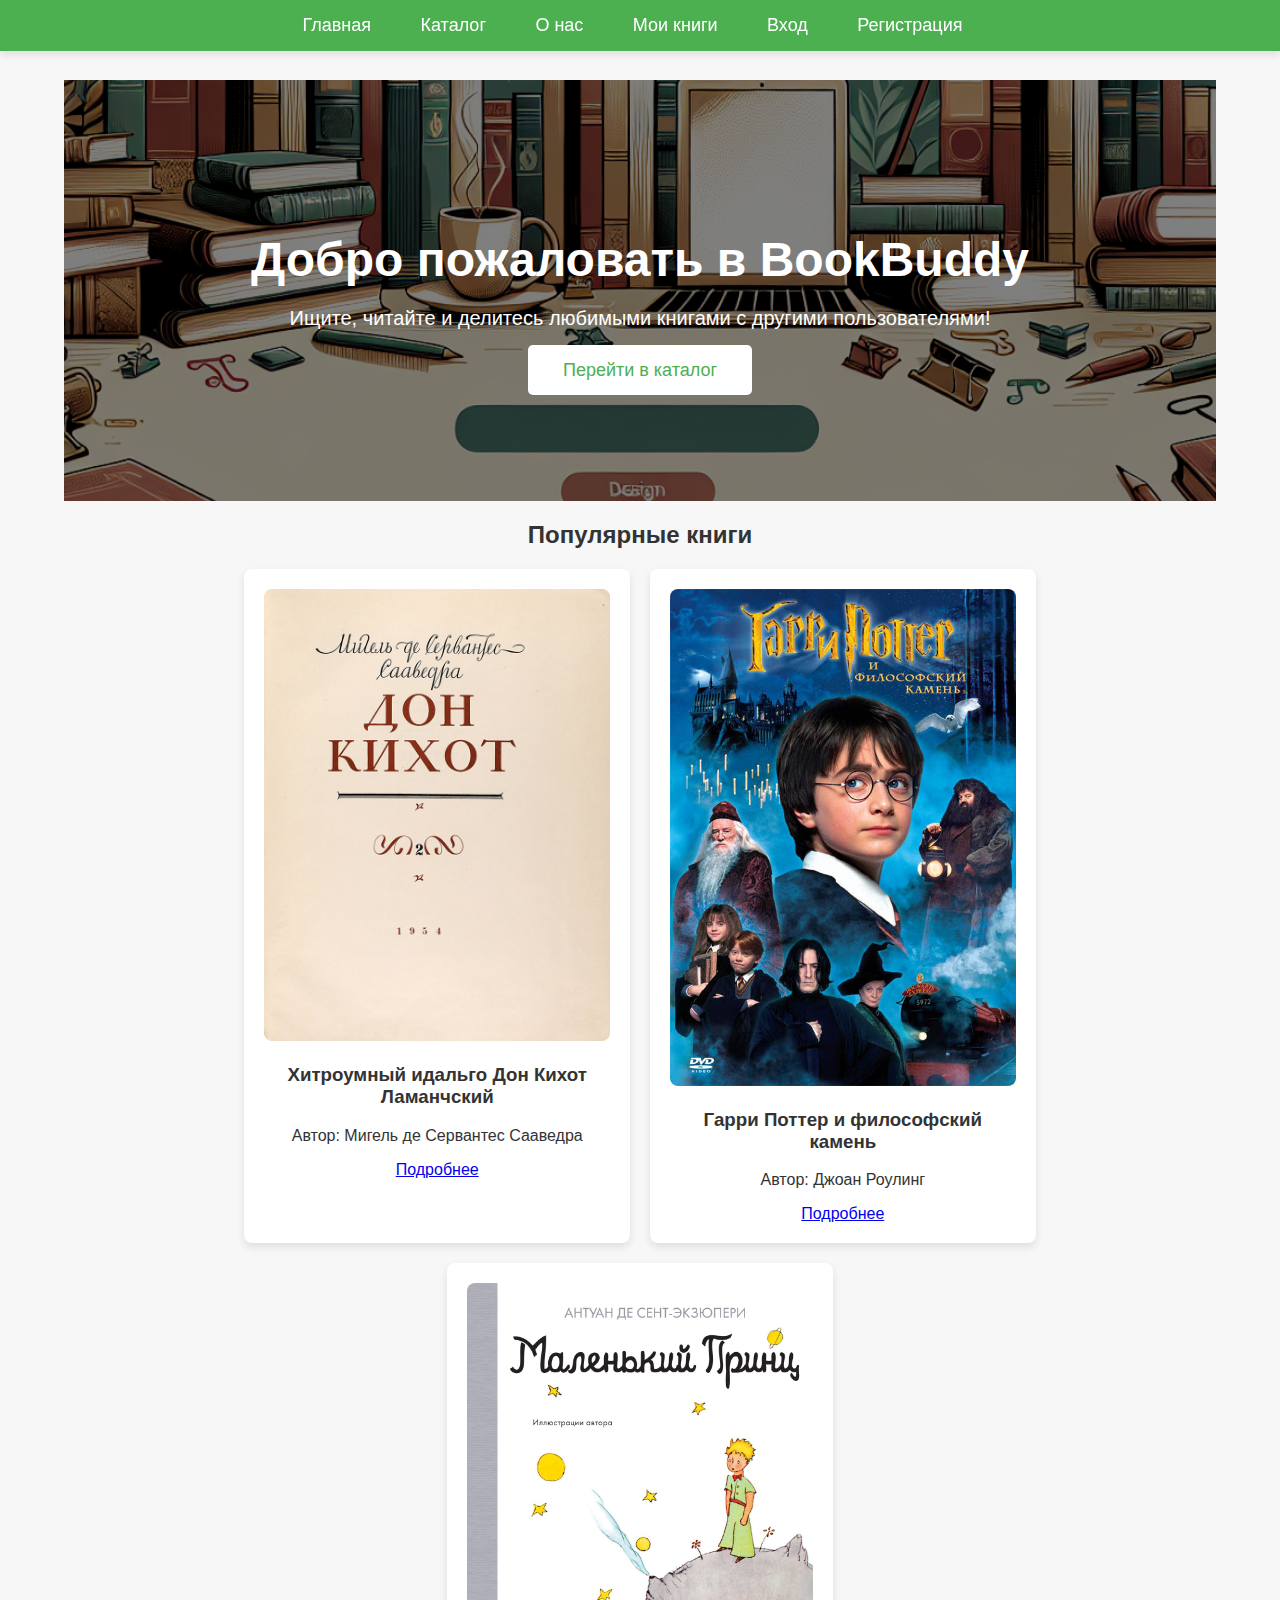
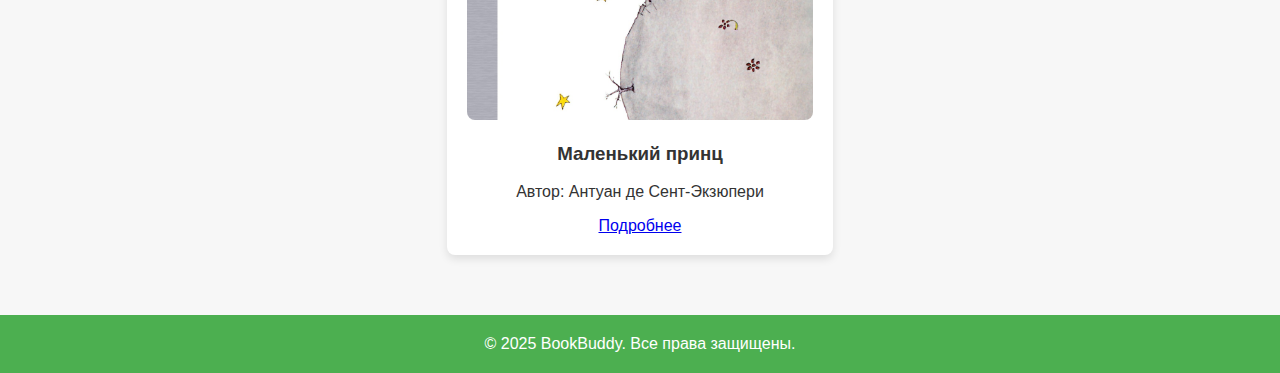
<file: index.html>
<!DOCTYPE html>
<html lang="ru">
<head>
    <meta charset="UTF-8">
    <meta name="viewport" content="width=device-width, initial-scale=1.0">
    <title>BookBuddy - Главная</title>
    <link rel="stylesheet" href="css/style.css">
    <link rel="stylesheet" href="css/animations.css">
    <meta name="description" content="BookBuddy - Ищите, читайте и делитесь любимыми книгами с другими пользователями.">
    <meta name="keywords" content="книги, чтение, библиотека, BookBuddy">
    <meta name="author" content="BookBuddy Team">
</head>
<body>
    <header>
        <nav>
            <ul>
                <li><a href="index.html">Главная</a></li>
                <li><a href="catalog.html">Каталог</a></li>
                <li><a href="about.html">О нас</a></li>
                <li><a href="my_books.html">Мои книги</a></li>
                <li><a href="login.html">Вход</a></li>
                <li><a href="register.html">Регистрация</a></li>
            </ul>
        </nav>
    </header>

    <main class="container">
        <section id="hero">
            <h1>Добро пожаловать в BookBuddy</h1>
            <p>Ищите, читайте и делитесь любимыми книгами с другими пользователями!</p>
            <a href="catalog.html" class="btn">Перейти в каталог</a>
        </section>

        <section id="popular-books">
            <h2>Популярные книги</h2>
            <div class="book-list">
                <div class="book-item">
                    <img src="images/book1.jpg" alt="Книга 1">
                    <h3>Хитроумный идальго Дон Кихот Ламанчский</h3>
                    <p>Автор: Мигель де Сервантес Сааведра</p>
                    <a href="book-details.html" class="btn">Подробнее</a>
                </div>
                <div class="book-item">
                    <img src="images/book2.jpg" alt="Книга 2">
                    <h3>Гарри Поттер и философский камень</h3>
                    <p>Автор: Джоан Роулинг</p>
                    <a href="book-details.html" class="btn">Подробнее</a>
                </div>
                <div class="book-item">
                    <img src="images/book3.jpg" alt="Книга 3">
                    <h3>Маленький принц</h3>
                    <p>Автор: Антуан де Сент-Экзюпери</p>
                    <a href="book-details.html" class="btn">Подробнее</a>
                </div>
            </div>
        </section>
    </main>

    <footer>
        <p>&copy; 2025 BookBuddy. Все права защищены.</p>
    </footer>

    <script src="js/animations.js"></script>
</body>
</html>
</file>
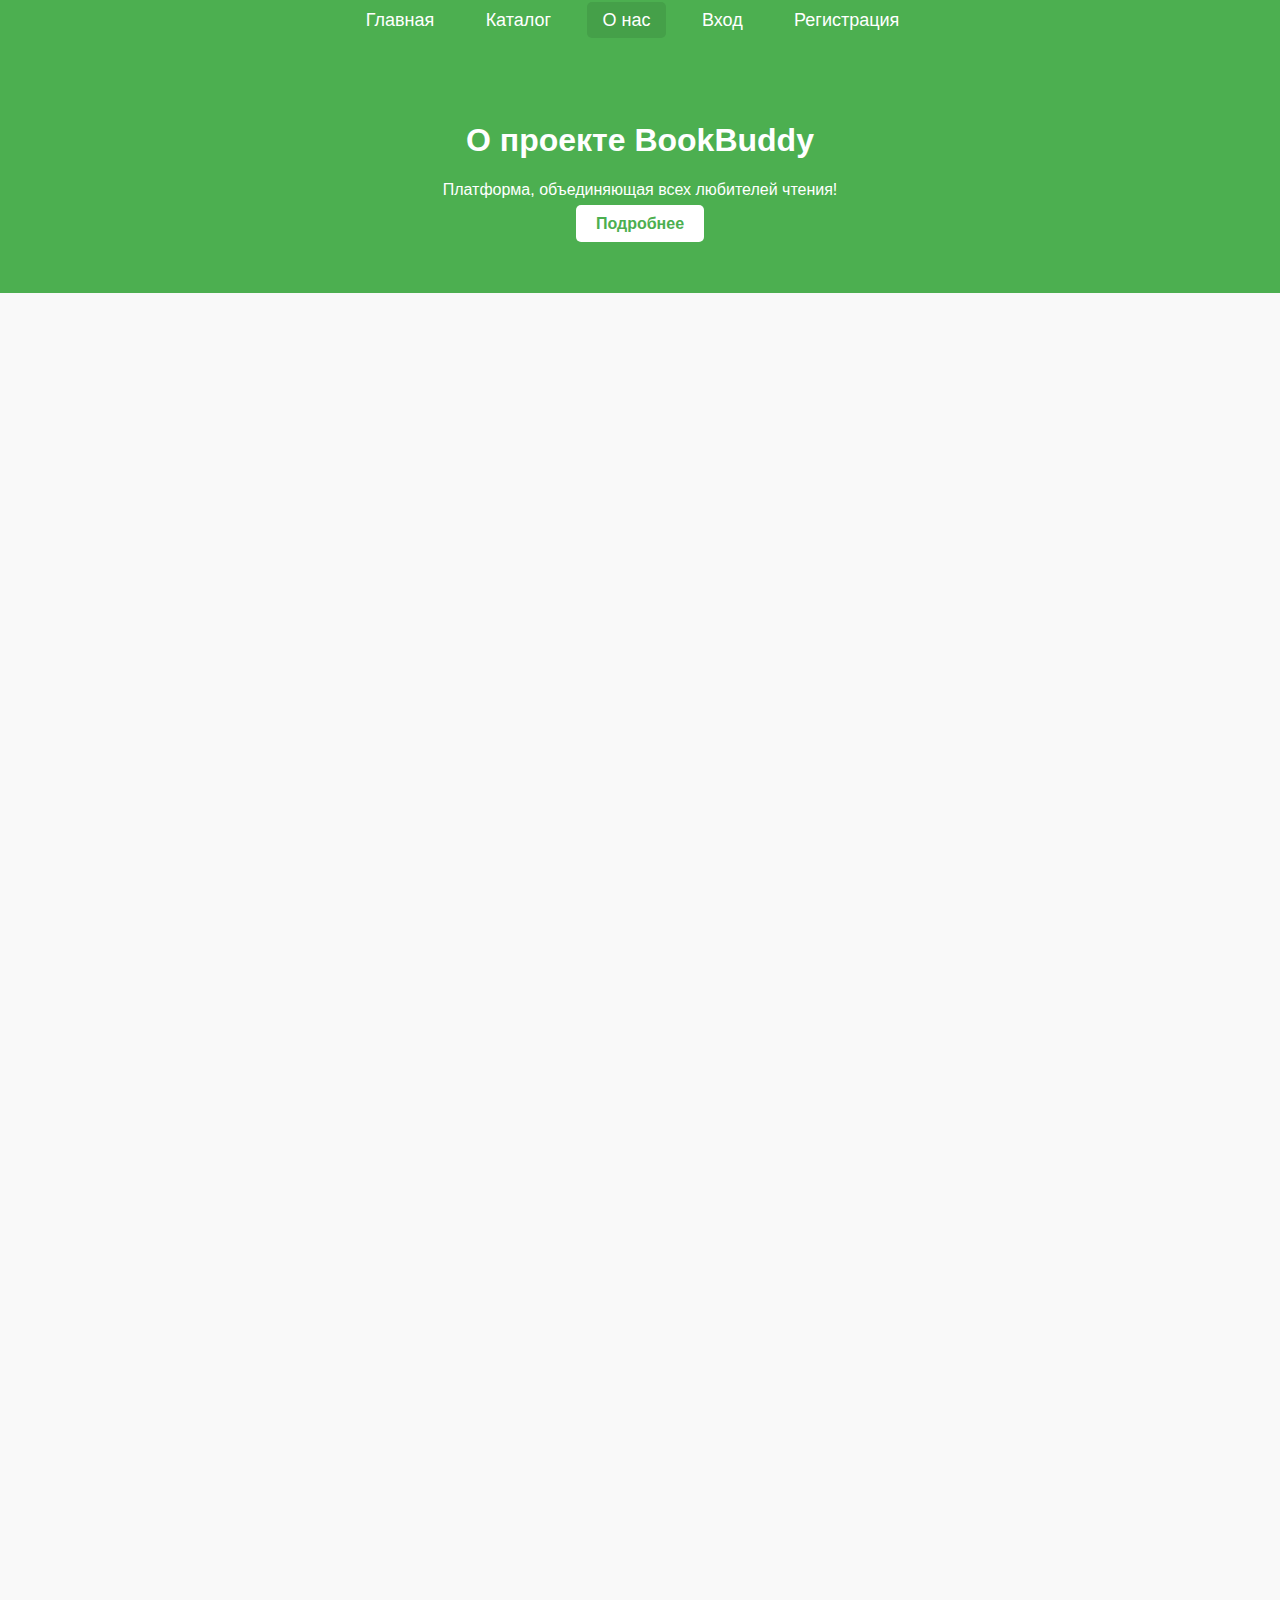
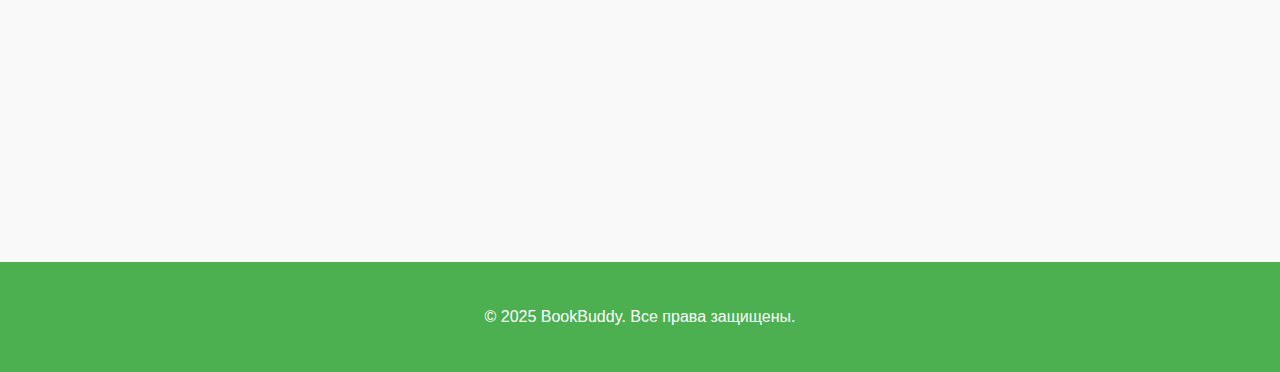
<file: about.html>
<!DOCTYPE html>
<html lang="ru">
<head>
    <meta charset="UTF-8">
    <meta name="viewport" content="width=device-width, initial-scale=1.0">
    <meta name="description" content="Информация о проекте BookBuddy. Наша миссия, что мы предлагаем и как с нами связаться.">
    <title>BookBuddy - О нас</title>
    <link rel="stylesheet" href="css/about.css">
</head>
<body>
    <header>
        <nav>
            <ul>
                <li><a href="index.html">Главная</a></li>
                <li><a href="catalog.html">Каталог</a></li>
                <li><a href="about.html" class="active">О нас</a></li>
                <li><a href="login.html">Вход</a></li>
                <li><a href="register.html">Регистрация</a></li>
            </ul>
        </nav>
    </header>

    <main>
        <section id="hero-about">
            <div class="container">
                <h1>О проекте BookBuddy</h1>
                <p>Платформа, объединяющая всех любителей чтения!</p>
                <a href="#mission" class="cta-button">Подробнее</a>
            </div>
        </section>

        <section id="mission" class="fade-in">
            <div class="container">
                <h2>Наша миссия</h2>
                <p>BookBuddy создан, чтобы сделать процесс выбора и чтения книг более увлекательным, социальным и персонализированным.</p>
            </div>
        </section>

        <section id="features" class="fade-in">
            <div class="container">
                <h2>Что мы предлагаем</h2>
                <div class="features-cards">
                    <div class="card">
                        <h3>Обширный каталог книг</h3>
                        <p>Читай о книгах, которые тебе интересны.</p>
                    </div>
                    <div class="card">
                        <h3>Персональные рекомендации</h3>
                        <p>Рекомендации, основанные на твоих предпочтениях.</p>
                    </div>
                    <div class="card">
                        <h3>Отслеживание прочитанных книг</h3>
                        <p>Запоминай, что ты прочитал, и продолжай с места остановки.</p>
                    </div>
                    <div class="card">
                        <h3>Общение с читателями</h3>
                        <p>Обсуждай книги с друзьями и другими пользователями.</p>
                    </div>
                </div>
            </div>
        </section>

        <section id="team" class="fade-in">
            <div class="container">
                <h2>Наша команда</h2>
                <div class="team-members">
                    <div class="team-member">
                        <img src="images/team/alexfox.jpg" alt="Alex Fox">
                        <h3>Alex Fox</h3>
                        <p>Основатель и CEO</p>
                    </div>
                    <div class="team-member">
                        <img src="images/team/alexfox.jpg" alt="Alex Fox">
                        <h3>Alex Fox</h3>
                        <p>Главный разработчик</p>
                    </div>
                    <div class="team-member">
                        <img src="images/team/alexfox.jpg" alt="Alex Fox">
                        <h3>Alex Fox</h3>
                        <p>Дизайнер UX/UI</p>
                    </div>
                </div>
            </div>
        </section>

        <section id="contact" class="fade-in">
            <div class="container">
                <h2>Свяжитесь с нами</h2>
                <p>Если у Вас есть вопросы, предложения или Вы хотите сотрудничать с нами, напишите нам:</p>
                <ul>
                    <li>Email: <a href="mailto:info@bookbuddy.com">info@bookbuddy.com</a></li>
                    <li>Телефон: +7 (123) 456-7890</li>
                    <li>Адрес: ул. Книжная, д. 42, г. Москва, 123456</li>
                </ul>
            </div>
        </section>

        <section id="social-media" class="fade-in">
            <div class="container">
                <h2>Мы в социальных сетях</h2>
                <div class="social-links">
                    <a href="https://facebook.com/bookbuddy" target="_blank" class="social-link">Facebook</a>
                    <a href="https://twitter.com/bookbuddy" target="_blank" class="social-link">Twitter</a>
                    <a href="https://instagram.com/bookbuddy" target="_blank" class="social-link">Instagram</a>
                </div>
            </div>
        </section>
    </main>

    <footer>
        <div class="container">
            <p>&copy; 2025 BookBuddy. Все права защищены.</p>
        </div>
    </footer>

    <script src="js/about.js"></script>
</body>
</html>
</file>
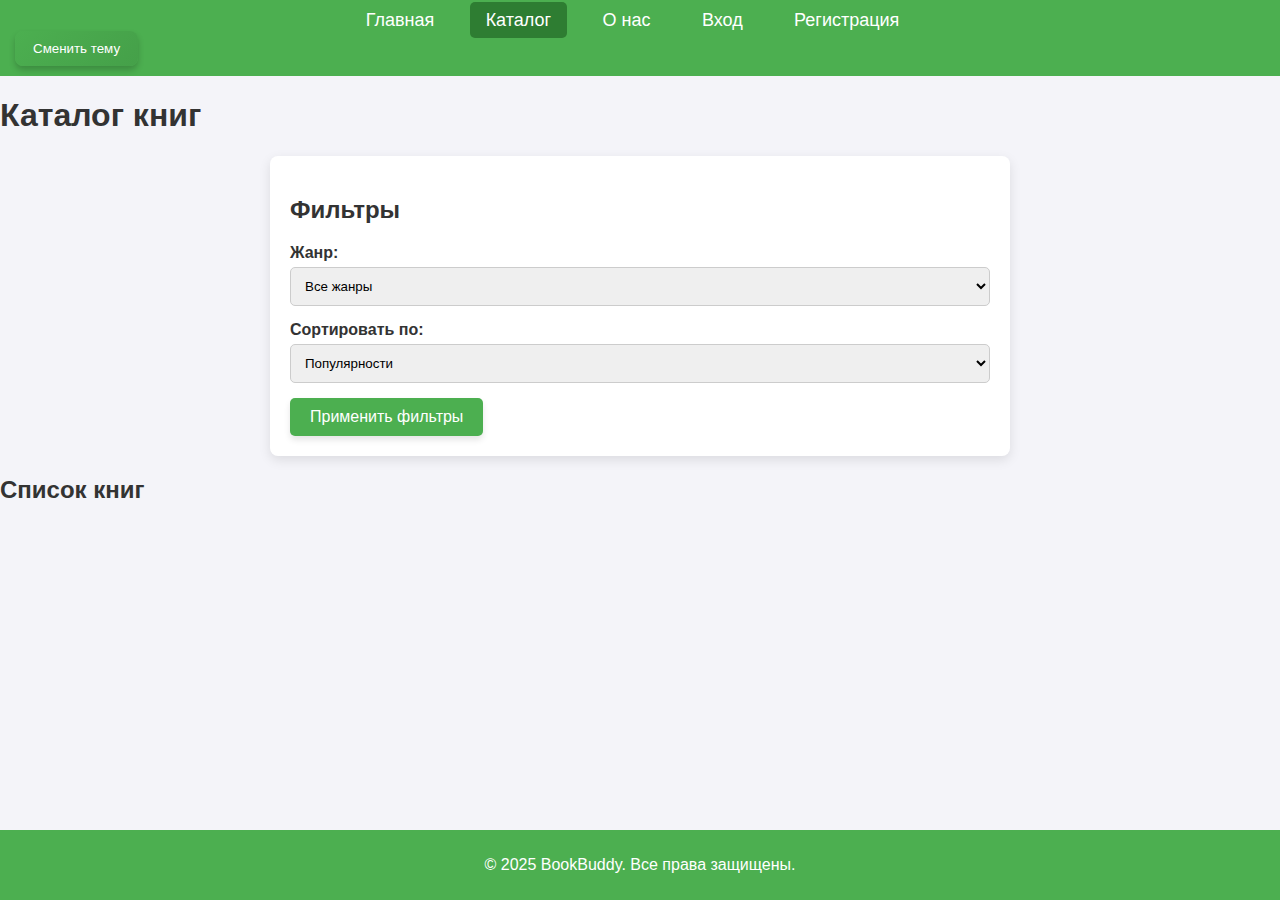
<file: catalog.html>
<!DOCTYPE html>
<html lang="ru">
<head>
    <meta charset="UTF-8">
    <meta name="viewport" content="width=device-width, initial-scale=1.0">
    <meta name="description" content="Каталог книг на сайте BookBuddy.">
    <title>BookBuddy - Каталог книг</title>
    <link rel="stylesheet" href="css/catalog.css">
</head>
<body>
    <header>
        <nav>
            <ul>
                <li><a href="index.html">Главная</a></li>
                <li><a href="catalog.html" class="active">Каталог</a></li>
                <li><a href="about.html">О нас</a></li>
                <li><a href="login.html">Вход</a></li>
                <li><a href="register.html">Регистрация</a></li>
            </ul>
            <button id="theme-toggle">Сменить тему</button>
        </nav>
    </header>

    <main>
        <h1>Каталог книг</h1>
        <section id="filters" class="filters-container">
            <h2>Фильтры</h2>
            <form id="filter-form" aria-labelledby="filters">
                <div class="filter-group">
                    <label for="genre">Жанр:</label>
                    <select id="genre" name="genre">
                        <option value="">Все жанры</option>
                        <option value="fiction">Художественная литература</option>
                        <option value="non-fiction">Нон-фикшн</option>
                        <option value="science">Наука</option>
                        <option value="history">История</option>
                        <option value="love">Любовь</option>
                    </select>
                </div>

                <div class="filter-group">
                    <label for="sort">Сортировать по:</label>
                    <select id="sort" name="sort">
                        <option value="popularity">Популярности</option>
                        <option value="title">Названию</option>
                        <option value="author">Автору</option>
                        <option value="date">Дате публикации</option>
                    </select>
                </div>

                <button type="submit" class="btn">Применить фильтры</button>
            </form>
        </section>

        <section id="book-list" class="book-list-container">
            <h2>Список книг</h2>
            <div class="book-grid">
                <!-- Книги будут подгружаться через JavaScript -->
            </div>
        </section>

        <div id="pagination" class="pagination-container">
            <!-- Кнопки пагинации будут добавляться через JavaScript -->
        </div>
    </main>

    <footer>
        <p>&copy; 2025 BookBuddy. Все права защищены.</p>
    </footer>

    <script src="js/catalog.js"></script>
</body>
</html>
</file>
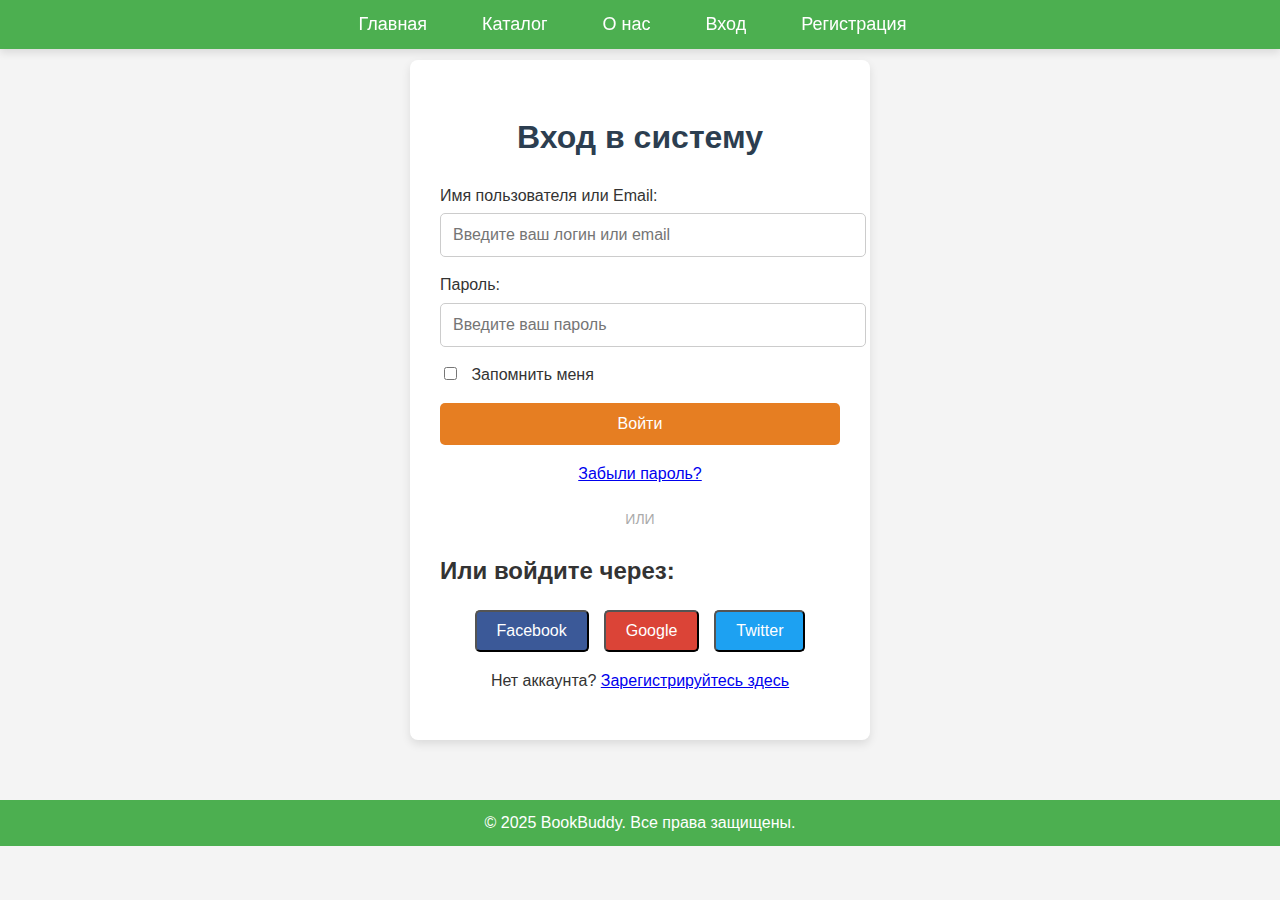
<file: login.html>
<!DOCTYPE html>
<html lang="ru">
<head>
    <meta charset="UTF-8">
    <meta name="viewport" content="width=device-width, initial-scale=1.0">
    <title>BookBuddy - Вход</title>
    <link rel="stylesheet" href="css/style.css"> <!-- Основной CSS файл -->
    <link rel="stylesheet" href="css/login.css"> <!-- Новый CSS файл для страницы входа -->
</head>
<body>
    <header>
        <nav>
            <ul>
                <li><a href="index.html">Главная</a></li>
                <li><a href="catalog.html">Каталог</a></li>
                <li><a href="about.html">О нас</a></li>
                <li><a href="login.html">Вход</a></li>
                <li><a href="register.html">Регистрация</a></li>
            </ul>
        </nav>
    </header>

    <main>
        <div class="form-container">
            <h1>Вход в систему</h1>
            <form id="login-form" action="login.php" method="post">
                <div class="form-group">
                    <label for="username">Имя пользователя или Email:</label>
                    <input type="text" id="username" name="username" required placeholder="Введите ваш логин или email">
                </div>

                <div class="form-group">
                    <label for="password">Пароль:</label>
                    <input type="password" id="password" name="password" required placeholder="Введите ваш пароль">
                </div>

                <div class="form-group">
                    <label for="remember-me">
                        <input type="checkbox" id="remember-me" name="remember-me"> Запомнить меня
                    </label>
                </div>

                <div class="form-group">
                    <button type="submit" class="btn">Войти</button>
                </div>
            </form>

            <p class="text-center"><a href="forgot-password.html">Забыли пароль?</a></p>

            <div class="divider">
                <span>ИЛИ</span>
            </div>

            <section id="social-login">
                <h2>Или войдите через:</h2>
                <div class="social-buttons">
                    <button class="social-button facebook">Facebook</button>
                    <button class="social-button google">Google</button>
                    <button class="social-button twitter">Twitter</button>
                </div>
            </section>

            <p class="text-center">Нет аккаунта? <a href="register.html">Зарегистрируйтесь здесь</a></p>
        </div>
    </main>

    <footer>
        <p>&copy; 2025 BookBuddy. Все права защищены.</p>
    </footer>

    <script src="js/main.js"></script>
</body>
</html>
</file>
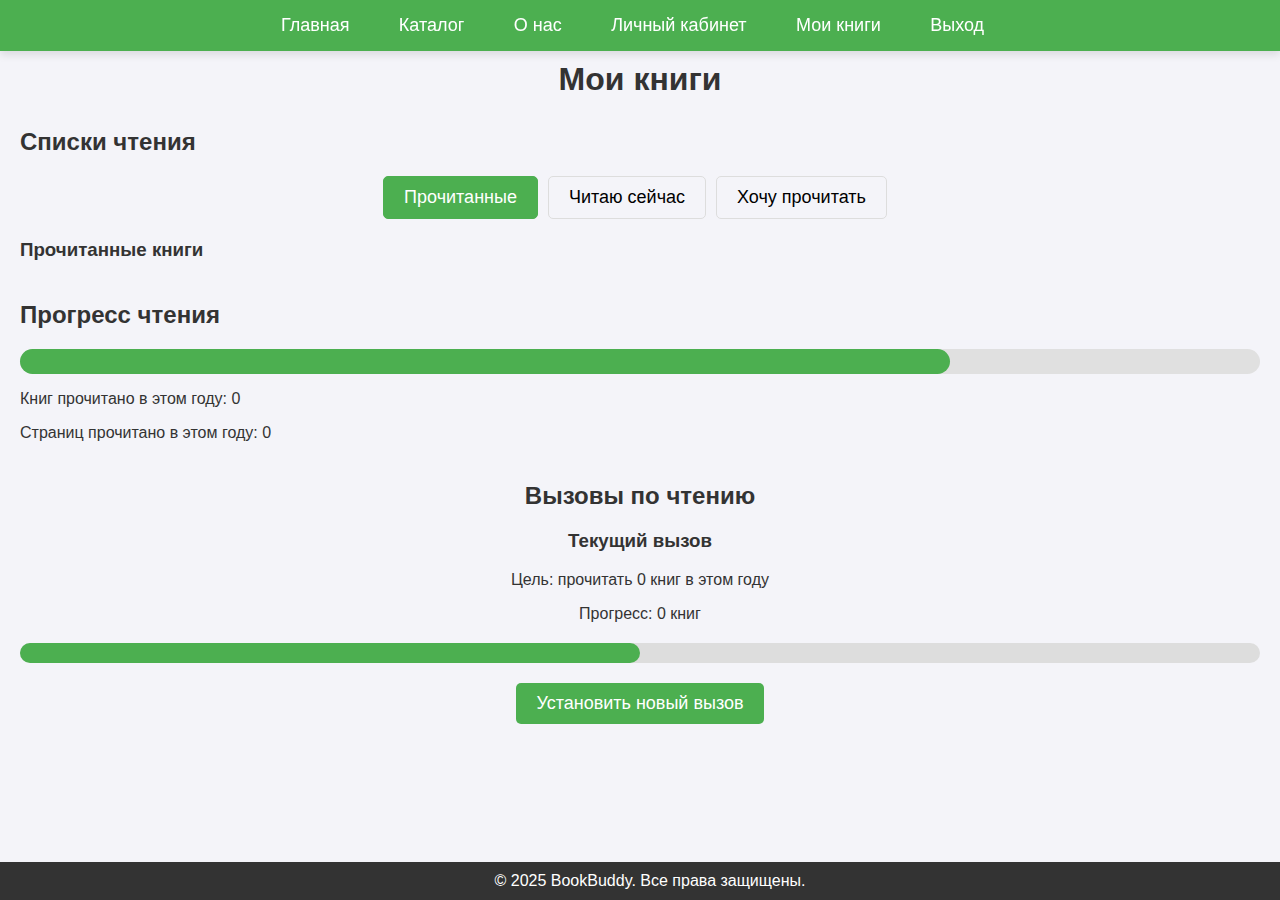
<file: my_books.html>
<!DOCTYPE html>
<html lang="ru">
<head>
    <meta charset="UTF-8">
    <meta name="viewport" content="width=device-width, initial-scale=1.0">
    <title>BookBuddy - Мои книги</title>
    <link rel="stylesheet" href="css/style.css">
    <link rel="stylesheet" href="css/my_books.css"> 
</head>
<body>
    <header>
        <nav>
            <ul>
                <li><a href="index.html">Главная</a></li>
                <li><a href="catalog.html">Каталог</a></li>
                <li><a href="about.html">О нас</a></li>
                <li><a href="profile.html">Личный кабинет</a></li>
                <li><a href="my_books.html">Мои книги</a></li>
                <li><a href="logout.html">Выход</a></li>
            </ul>
        </nav>
    </header>

    <main>
        <h1>Мои книги</h1>
        
        <section id="reading-lists">
            <h2>Списки чтения</h2>
            <div class="list-tabs">
                <button class="tab-button active" data-tab="read">Прочитанные</button>
                <button class="tab-button" data-tab="reading">Читаю сейчас</button>
                <button class="tab-button" data-tab="to-read">Хочу прочитать</button>
            </div>
            
            <div id="read" class="tab-content active">
                <h3>Прочитанные книги</h3>
                <div class="book-list" id="read-books">
                    <!-- Здесь будет список прочитанных книг -->
                </div>
            </div>
            
            <div id="reading" class="tab-content">
                <h3>Читаю сейчас</h3>
                <div class="book-list" id="currently-reading">
                    <!-- Здесь будет список книг, которые читаются в данный момент -->
                </div>
            </div>
            
            <div id="to-read" class="tab-content">
                <h3>Хочу прочитать</h3>
                <div class="book-list" id="to-read-books">
                    <!-- Здесь будет список книг, которые пользователь хочет прочитать -->
                </div>
            </div>
        </section>
        
        <section id="reading-progress">
            <h2>Прогресс чтения</h2>
            <div id="progress-chart">
                <div style="width: 75%"></div> <!-- Пример прогресса -->
            </div>
            <p>Книг прочитано в этом году: <span id="books-read-this-year">0</span></p>
            <p>Страниц прочитано в этом году: <span id="pages-read-this-year">0</span></p>
        </section>
        
        <section id="reading-challenges">
            <h2>Вызовы по чтению</h2>
            <div id="current-challenge">
                <h3>Текущий вызов</h3>
                <p>Цель: прочитать <span id="challenge-goal">0</span> книг в этом году</p>
                <p>Прогресс: <span id="challenge-progress">0</span> книг</p>
                <div id="challenge-progress-bar">
                    <div style="width: 50%"></div> <!-- Пример прогресса -->
                </div>
            </div>
            <button id="set-new-challenge">Установить новый вызов</button>
        </section>
    </main>

    <footer>
        <p>&copy; 2025 BookBuddy. Все права защищены.</p>
    </footer>

    <script src="js/my_books.js"></script> <!-- Подключаем новый JS -->
    <script src="js/register.js"></script>
    <script src="js/main.js"></script>
    <script src="js/social-register.js"></script>
    <script src="js/animations.js"></script>
</body>
</html>
</file>
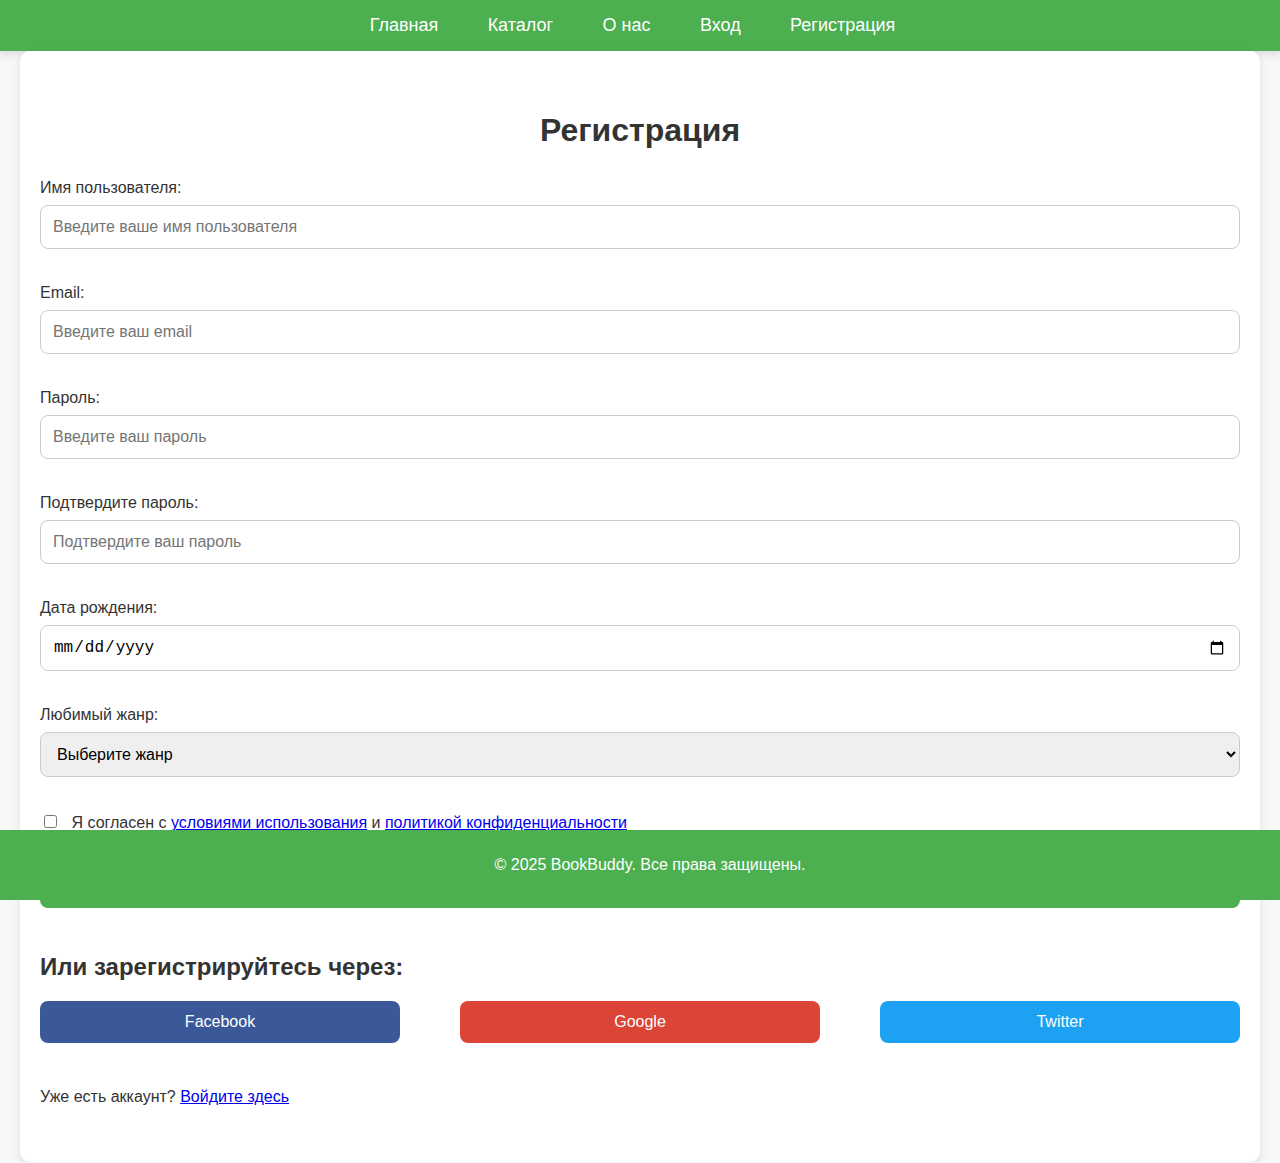
<file: register.html>
<!DOCTYPE html>
<html lang="ru">
<head>
    <meta charset="UTF-8">
    <meta name="viewport" content="width=device-width, initial-scale=1.0">
    <title>BookBuddy - Регистрация</title>
    <link rel="stylesheet" href="css/register.css">
</head>
<body>
    <header>
        <nav>
            <ul>
                <li><a href="index.html">Главная</a></li>
                <li><a href="catalog.html">Каталог</a></li>
                <li><a href="about.html">О нас</a></li>
                <li><a href="login.html">Вход</a></li>
                <li><a href="register.html">Регистрация</a></li>
            </ul>
        </nav>
    </header>

    <main>
        <h1>Регистрация</h1>
        
        <section id="registration-form">
            <form id="register" action="register.php" method="post">
                <div class="form-group">
                    <label for="username">Имя пользователя:</label>
                    <input type="text" id="username" name="username" required placeholder="Введите ваше имя пользователя">
                </div>
                
                <div class="form-group">
                    <label for="email">Email:</label>
                    <input type="email" id="email" name="email" required placeholder="Введите ваш email">
                </div>
                
                <div class="form-group">
                    <label for="password">Пароль:</label>
                    <input type="password" id="password" name="password" required placeholder="Введите ваш пароль">
                </div>
                
                <div class="form-group">
                    <label for="confirm-password">Подтвердите пароль:</label>
                    <input type="password" id="confirm-password" name="confirm-password" required placeholder="Подтвердите ваш пароль">
                </div>
                
                <div class="form-group">
                    <label for="birth-date">Дата рождения:</label>
                    <input type="date" id="birth-date" name="birth-date">
                </div>
                
                <div class="form-group">
                    <label for="favorite-genre">Любимый жанр:</label>
                    <select id="favorite-genre" name="favorite-genre">
                        <option value="">Выберите жанр</option>
                        <option value="fiction">Художественная литература</option>
                        <option value="non-fiction">Нон-фикшн</option>
                        <option value="science">Наука</option>
                        <option value="history">История</option>
                        <option value="fantasy">Фэнтези</option>
                        <option value="romance">Романтика</option>
                        <option value="mystery">Детектив</option>
                    </select>
                </div>
                
                <div class="form-group">
                    <label>
                        <input type="checkbox" id="terms" name="terms" required>
                        Я согласен с <a href="terms.html" target="_blank">условиями использования</a> и <a href="privacy.html" target="_blank">политикой конфиденциальности</a>
                    </label>
                </div>
                
                <div class="form-group">
                    <button type="submit">Зарегистрироваться</button>
                </div>
            </form>
        </section>
        
        <section id="social-registration">
            <h2>Или зарегистрируйтесь через:</h2>
            <div class="social-buttons">
                <button class="social-button facebook">Facebook</button>
                <button class="social-button google">Google</button>
                <button class="social-button twitter">Twitter</button>
            </div>
        </section>
        
        <p>Уже есть аккаунт? <a href="login.html">Войдите здесь</a></p>
    </main>

    <footer>
        <p>&copy; 2025 BookBuddy. Все права защищены.</p>
    </footer>

    <script src="js/register.js"></script>
    <script src="js/main.js"></script>
    <script src="js/social-register.js"></script>
    <script src="js/animations.js"></script>
</body>
</html>
</file>
<file: css/style.css>
body {
    font-family: 'Arial', sans-serif;
    background-color: #f7f7f7;
    margin: 0;
    padding: 0;
    color: #333;
}

header {
    background-color: #4CAF50;
    padding: 15px 0;
    box-shadow: 0 4px 8px rgba(0, 0, 0, 0.1);
    position: fixed;
    width: 100%;
    top: 0;
    z-index: 1000;
}

header nav ul {
    list-style-type: none;
    text-align: center;
    margin: 0;
    padding: 0;
}

header nav ul li {
    display: inline-block;
    margin-right: 15px;
}

header nav ul li a {
    text-decoration: none;
    color: white;
    font-size: 18px;
    padding: 10px 15px;
    border-radius: 5px;
    transition: background-color 0.3s ease;
}

header nav ul li a:hover {
    background-color: #45a049;
}

main {
    padding-top: 80px;
}

.container {
    width: 90%;
    max-width: 1200px;
    margin: auto;
}

#hero {
    background-image: url('/images/hero-banner.jpg');
    background-size: cover;
    background-position: center;
    color: white;
    text-align: center;
    padding: 120px 20px;
    position: relative;
}

#hero::after {
    content: '';
    position: absolute;
    top: 0;
    left: 0;
    width: 100%;
    height: 100%;
    background: rgba(0, 0, 0, 0.5);
}

#hero h1, #hero p, #hero .btn {
    position: relative;
    z-index: 1;
}

#hero h1 {
    font-size: 48px;
    margin-bottom: 20px;
}

#hero p {
    font-size: 20px;
    margin-bottom: 30px;
}

#hero .btn {
    background-color: white;
    color: #4CAF50;
    padding: 15px 35px;
    border-radius: 5px;
    font-size: 18px;
    text-decoration: none;
    transition: background-color 0.3s ease;
}

#hero .btn:hover {
    background-color: #45a049;
    color: white;
}

#popular-books {
    text-align: center;
    margin-bottom: 60px;
}

.book-list {
    display: flex;
    justify-content: center;
    gap: 20px;
    flex-wrap: wrap;
}

.book-item {
    background-color: white;
    padding: 20px;
    border-radius: 8px;
    box-shadow: 0 4px 8px rgba(0, 0, 0, 0.1);
    width: 30%;
    transition: transform 0.3s ease, box-shadow 0.3s ease;
}

.book-item:hover {
    transform: translateY(-5px);
    box-shadow: 0 6px 12px rgba(0, 0, 0, 0.2);
}

.book-item img {
    width: 100%;
    border-radius: 8px;
}

footer {
    text-align: center;
    padding: 20px 0;
    background-color: #4CAF50;
    color: white;
}

footer p {
    margin: 0;
}
</file>
<file: css/animations.css>
@keyframes fadeIn {
    from {
        opacity: 0;
    }
    to {
        opacity: 1;
    }
}

@keyframes slideIn {
    from {
        transform: translateY(-20px);
        opacity: 0;
    }
    to {
        transform: translateY(0);
        opacity: 1;
    }
}

@keyframes bounce {
    0%, 20%, 50%, 80%, 100% {
        transform: translateY(0);
    }
    40% {
        transform: translateY(-30px);
    }
    60% {
        transform: translateY(-15px);
    }
}

@keyframes rotate {
    from {
        transform: rotate(0deg);
    }
    to {
        transform: rotate(360deg);
    }
}

#hero h1 {
    animation: fadeIn 1s ease-in-out;
}

#hero p {
    animation: slideIn 1s ease-in-out;
}

.book-list {
    animation: fadeIn 1s ease-in-out;
}

.book-item {
    animation: slideIn 0.5s ease-in-out;
}

.book-item:hover {
    animation: bounce 0.5s ease-in-out;
}
</file>
<file: css/about.css>
/* Общие стили */
body {
    font-family: Arial, sans-serif;
    background-color: #f9f9f9;
    color: #333;
    margin: 0;
    padding: 0;
}

header {
    background-color: #4CAF50;
    padding: 10px 0;
}

header nav ul {
    list-style-type: none;
    text-align: center;
    margin: 0;
    padding: 0;
}

header nav ul li {
    display: inline-block;
    margin-right: 15px;
}

header nav ul li a {
    text-decoration: none;
    color: white;
    font-size: 18px;
    padding: 8px 16px;
    border-radius: 5px;
    transition: background-color 0.3s ease;
}

header nav ul li a:hover,
header nav ul li a.active {
    background-color: #45a049;
}

.container {
    max-width: 1200px;
    margin: 0 auto;
    padding: 20px;
}

#hero-about {
    background-color: #4CAF50;
    color: white;
    padding: 40px 0;
    text-align: center;
}

.cta-button {
    background-color: #fff;
    color: #4CAF50;
    padding: 10px 20px;
    border-radius: 5px;
    text-decoration: none;
    font-weight: bold;
    transition: transform 0.3s ease;
}

.cta-button:hover {
    transform: scale(1.1);
}

.fade-in {
    opacity: 0;
    transform: translateY(20px);
    animation: fadeIn 0.6s forwards;
}

@keyframes fadeIn {
    to {
        opacity: 1;
        transform: translateY(0);
    }
}

#mission, #features, #team, #contact, #social-media {
    margin: 40px 0;
}

#features .features-cards {
    display: flex;
    justify-content: space-between;
}

#features .card {
    background-color: #fff;
    padding: 20px;
    border-radius: 5px;
    width: 22%;
    box-shadow: 0 4px 8px rgba(0, 0, 0, 0.1);
    transition: transform 0.3s ease;
}

#features .card:hover {
    transform: translateY(-5px);
}

#team .team-members {
    display: flex;
    justify-content: space-between;
}

#team .team-member {
    text-align: center;
    width: 30%;
}

#team .team-member img {
    width: 100%;
    height: auto;
    border-radius: 50%;
}

.social-links a {
    text-decoration: none;
    margin-right: 15px;
    color: #333;
    font-size: 18px;
    transition: color 0.3s ease;
}

.social-links a:hover {
    color: #4CAF50;
}

footer {
    background-color: #4CAF50;
    color: white;
    text-align: center;
    padding: 10px 0;
}
</file>
<file: css/catalog.css>
/* Общие стили для body */
html, body {
    height: 100%;
    margin: 0;
    display: flex;
    flex-direction: column;
}

body {
    font-family: Arial, sans-serif;
    background-color: #f4f4f9;
    color: #333;
}

main {
    flex: 1; /* Позволяет main занимать оставшееся пространство */
}

footer {
    text-align: center;
    padding: 10px 0;
    background-color: #4CAF50;
    color: white;
}

/* Стили для шапки сайта */
header {
    background-color: #4CAF50;
    padding: 10px 0;
}

header nav ul {
    list-style: none;
    text-align: center;
    margin: 0;
    padding: 0;
}

header nav ul li {
    display: inline-block;
    margin-right: 15px;
}

header nav ul li a {
    text-decoration: none;
    color: white;
    font-size: 18px;
    padding: 8px 16px;
    border-radius: 5px;
}

header nav ul li a.active {
    background-color: #2e7d32;
}

#theme-toggle {
    background: linear-gradient(135deg, #4CAF50, #45a049);
    border: none;
    color: white;
    padding: 10px 18px;
    border-radius: 8px;
    cursor: pointer;
    box-shadow: 0 4px 6px rgba(0, 0, 0, 0.2);
    margin-left: 15px;
}

/* Стили для блока фильтров */
.filters-container {
    background-color: #ffffff;
    border-radius: 8px;
    padding: 20px;
    box-shadow: 0 4px 12px rgba(0, 0, 0, 0.1);
    margin: 20px auto;
    max-width: 700px;
}

.filter-group {
    margin-bottom: 15px;
}

label {
    display: block;
    font-weight: bold;
    margin-bottom: 5px;
}

select {
    width: 100%;
    padding: 10px;
    border: 1px solid #ccc;
    border-radius: 5px;
}

.btn {
    display: inline-block;
    background-color: #4CAF50;
    color: white;
    padding: 10px 20px;
    text-align: center;
    border: none;
    border-radius: 5px;
    cursor: pointer;
    font-size: 16px;
    box-shadow: 0 4px 6px rgba(0, 0, 0, 0.1);
}

.btn:hover {
    background-color: #45a049;
}

/* Сетка книг */
.book-grid {
    display: grid;
    grid-template-columns: repeat(auto-fill, minmax(200px, 1fr));
    gap: 20px;
    margin-top: 20px;
}

.book-item {
    background: white;
    border-radius: 8px;
    box-shadow: 0 4px 8px rgba(0, 0, 0, 0.1);
    padding: 15px;
    text-align: center;
}

.book-item img {
    width: 100%;
    border-radius: 8px;
}

.book-item h3 {
    margin-top: 10px;
}

.pagination-container {
    text-align: center;
    margin: 20px 0;
}

.pagination-container button {
    background-color: #4CAF50;
    color: white;
    border: none;
    padding: 10px 15px;
    margin: 5px;
    border-radius: 5px;
    cursor: pointer;
}

/* Темная тема */
body.dark-theme {
    background-color: #333;
    color: #f4f4f9;
}

body.dark-theme header {
    background-color: #555;
}

body.dark-theme footer {
    background-color: #555;
}
</file>
<file: css/login.css>
/* Общие стили для страницы входа */
body {
    font-family: 'Arial', sans-serif;
    background-color: #f4f4f4;
    color: #333;
    line-height: 1.6;
}

/* Стили для шапки */
header {
    background-color: #4CAF50;
    padding: 10px 0;
}

header nav ul {
    list-style: none;
    display: flex;
    justify-content: center;
    gap: 20px;
}

header nav ul li a {
    color: #fff;
    text-decoration: none;
    font-size: 18px;
    padding: 10px;
    transition: background-color 0.3s;
}

header nav ul li a:hover {
    background-color: #e67e22;
}

/* Основной контейнер для формы */
main {
    padding: 40px 20px;
    display: flex;
    justify-content: center;
    align-items: center;
    height: 80vh;
}

/* Контейнер формы */
.form-container {
    background-color: #fff;
    padding: 30px;
    border-radius: 8px;
    box-shadow: 0 4px 10px rgba(0, 0, 0, 0.1);
    width: 100%;
    max-width: 400px;
}

h1 {
    text-align: center;
    margin-bottom: 20px;
    color: #2c3e50;
}

/* Стили для формы */
.form-group {
    margin-bottom: 15px;
}

label {
    display: block;
    font-size: 16px;
    margin-bottom: 5px;
}

input[type="text"],
input[type="password"] {
    width: 100%;
    padding: 12px;
    border: 1px solid #ccc;
    border-radius: 5px;
    font-size: 16px;
}

input[type="checkbox"] {
    margin-right: 10px;
}

.btn {
    width: 100%;
    padding: 12px;
    background-color: #e67e22;
    color: #fff;
    border: none;
    border-radius: 5px;
    cursor: pointer;
    font-size: 16px;
    transition: background-color 0.3s;
}

.btn:hover {
    background-color: #d35400;
}

.text-center {
    text-align: center;
}

.divider {
    text-align: center;
    margin: 20px 0;
}

.divider span {
    font-size: 14px;
    color: #aaa;
}

.social-buttons {
    display: flex;
    gap: 15px;
    justify-content: center;
    margin-top: 20px;
}

.social-button {
    padding: 10px 20px;
    font-size: 16px;
    border-radius: 5px;
    cursor: pointer;
    transition: background-color 0.3s;
}

.social-button.facebook {
    background-color: #3b5998;
    color: #fff;
}

.social-button.google {
    background-color: #db4437;
    color: #fff;
}

.social-button.twitter {
    background-color: #1da1f2;
    color: #fff;
}

.social-button:hover {
    opacity: 0.8;
}

/* Стили подвала */
footer {
    background-color: #4CAF50;
    color: #fff;
    padding: 10px 0;
    text-align: center;
}
</file>
<file: css/my_books.css>
/* Основные стили */
body {
    font-family: Arial, sans-serif;
    margin: 0;
    padding: 0;
    background-color: #f4f4f9;
    color: #333;
}
header {
    background-color: #4CAF50;
    padding: 15px 0;
    box-shadow: 0 4px 8px rgba(0, 0, 0, 0.1);
}
header nav ul {
    list-style-type: none;
    text-align: center;
    margin: 0;
    padding: 0;
}
header nav ul li {
    display: inline-block;
    margin-right: 15px;
}
header nav ul li a {
    text-decoration: none;
    color: white;
    font-size: 18px;
    padding: 10px 15px;
    border-radius: 5px;
    transition: background-color 0.3s ease;
}
header nav ul li a:hover {
    background-color: #45a049;
}

main {
    padding: 40px 20px;
}

h1 {
    font-size: 32px;
    color: #333;
    text-align: center;
    margin-bottom: 30px;
}

.list-tabs {
    display: flex;
    justify-content: center;
    margin-bottom: 20px;
}

.tab-button {
    background-color: #f4f4f9;
    border: 1px solid #ddd;
    padding: 10px 20px;
    font-size: 18px;
    margin-right: 10px;
    cursor: pointer;
    border-radius: 5px;
    transition: background-color 0.3s ease;
}

.tab-button.active {
    background-color: #4CAF50;
    color: white;
    border: 1px solid #4CAF50;
}

.tab-button:hover {
    background-color: #45a049;
}

.tab-content {
    display: none;
}

.tab-content.active {
    display: block;
}

.book-list {
    display: grid;
    grid-template-columns: repeat(auto-fill, minmax(200px, 1fr));
    gap: 15px;
    margin-top: 20px;
}

.book-card {
    background-color: white;
    padding: 15px;
    border-radius: 8px;
    box-shadow: 0 4px 6px rgba(0, 0, 0, 0.1);
    text-align: center;
}

.book-card img {
    width: 100%;
    height: auto;
    border-radius: 5px;
    margin-bottom: 10px;
}

.book-card h4 {
    font-size: 18px;
    color: #333;
}

.book-card p {
    color: #777;
    font-size: 14px;
}

#progress-chart {
    margin-top: 20px;
    background-color: #e0e0e0;
    border-radius: 25px;
    height: 25px;
    position: relative;
}

#progress-chart div {
    background-color: #4CAF50;
    height: 100%;
    border-radius: 25px;
}

#reading-challenges {
    margin-top: 40px;
    text-align: center;
}

#challenge-progress-bar {
    margin-top: 20px;
    width: 100%;
    height: 20px;
    background-color: #ddd;
    border-radius: 10px;
    position: relative;
}

#challenge-progress-bar div {
    background-color: #4CAF50;
    height: 100%;
    border-radius: 10px;
}

#set-new-challenge {
    background-color: #4CAF50;
    border: none;
    color: white;
    font-size: 18px;
    padding: 10px 20px;
    border-radius: 5px;
    cursor: pointer;
    margin-top: 20px;
    transition: background-color 0.3s ease;
}

#set-new-challenge:hover {
    background-color: #45a049;
}

footer {
    background-color: #333;
    color: white;
    text-align: center;
    padding: 10px;
    position: fixed;
    bottom: 0;
    width: 100%;
}
</file>
<file: css/register.css>
/* register.css */

/* Основные стили */
body {
    font-family: Arial, sans-serif;
    background-color: #f7f7f7;
    margin: 0;
    padding: 0;
    color: #333;
}

header {
    background-color: #4CAF50;
    padding: 15px 0;
    box-shadow: 0 4px 8px rgba(0, 0, 0, 0.1);
}

header nav ul {
    list-style-type: none;
    text-align: center;
    margin: 0;
    padding: 0;
}

header nav ul li {
    display: inline-block;
    margin-right: 15px;
}

header nav ul li a {
    text-decoration: none;
    color: white;
    font-size: 18px;
    padding: 10px 15px;
    border-radius: 5px;
    transition: background-color 0.3s ease;
}

header nav ul li a:hover {
    background-color: #45a049;
}

main {
    padding: 40px 20px;
    max-width: 1200px;
    margin: 0 auto;
    background-color: white;
    border-radius: 10px;
    box-shadow: 0 4px 8px rgba(0, 0, 0, 0.1);
}

h1 {
    font-size: 32px;
    text-align: center;
    margin-bottom: 30px;
}

section {
    margin-bottom: 30px;
}

h2 {
    font-size: 24px;
    margin-bottom: 20px;
}

.form-group {
    margin-bottom: 20px;
}

label {
    font-size: 16px;
    margin-bottom: 8px;
    display: block;
}

input, select, button {
    width: 100%;
    padding: 12px;
    font-size: 16px;
    border-radius: 8px;
    border: 1px solid #ccc;
    margin-bottom: 15px;
    box-sizing: border-box;
}

input[type="checkbox"] {
    width: auto;
    margin-right: 10px;
}

input:focus, select:focus, button:focus {
    border-color: #4CAF50;
    outline: none;
}

button {
    background-color: #4CAF50;
    color: white;
    font-size: 18px;
    border: none;
    cursor: pointer;
    transition: background-color 0.3s ease;
}

button:hover {
    background-color: #45a049;
}

#social-registration .social-buttons {
    display: flex;
    justify-content: space-between;
}

.social-button {
    padding: 12px 24px;
    border-radius: 8px;
    color: white;
    border: none;
    font-size: 16px;
    cursor: pointer;
    width: 30%;
}

.social-button.facebook {
    background-color: #3b5998;
}

.social-button.google {
    background-color: #db4437;
}

.social-button.twitter {
    background-color: #1da1f2;
}

.social-button:hover {
    opacity: 0.8;
}

footer {
    background-color: #4CAF50;
    color: white;
    text-align: center;
    padding: 10px;
    position: fixed;
    bottom: 0;
    width: 100%;
}

/* Мобильная адаптивность */
@media (max-width: 768px) {
    main {
        padding: 20px;
    }

    .social-buttons {
        flex-direction: column;
    }

    .social-button {
        width: 100%;
        margin-bottom: 10px;
    }
}
</file>
